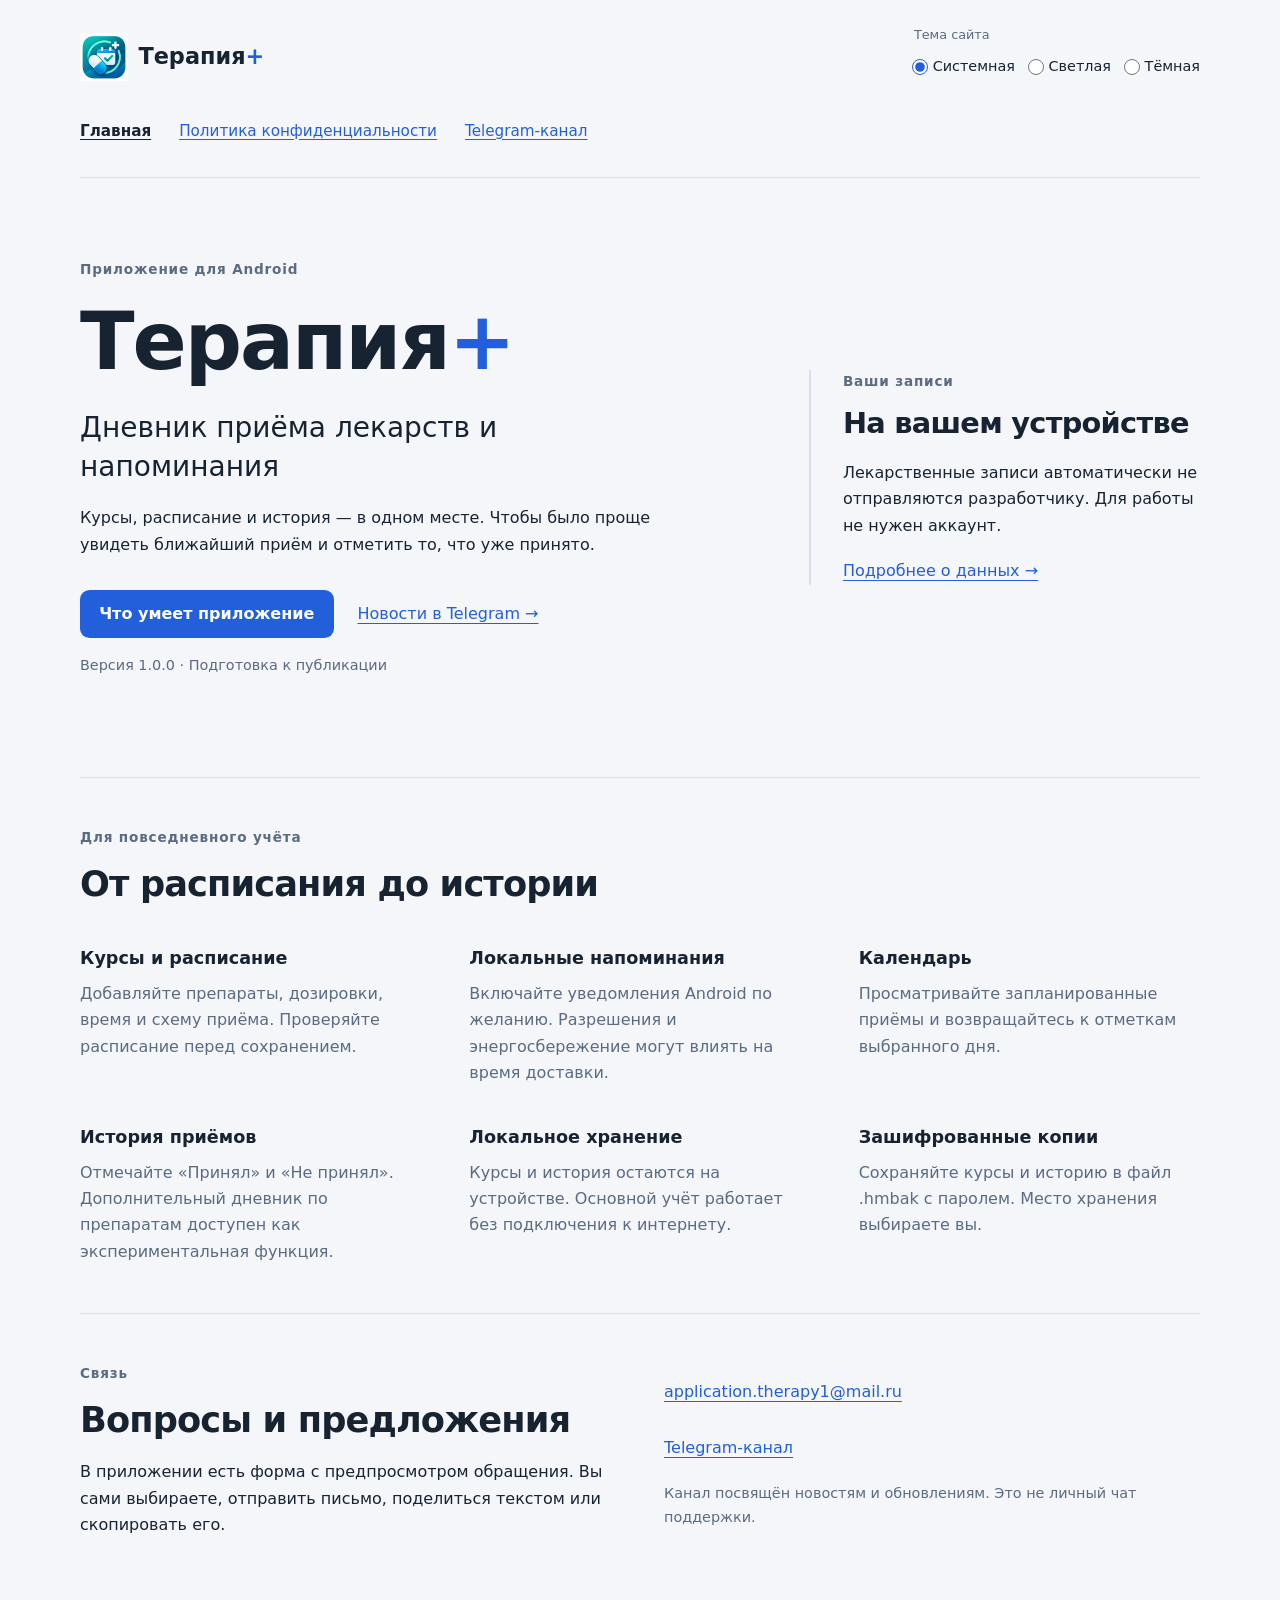
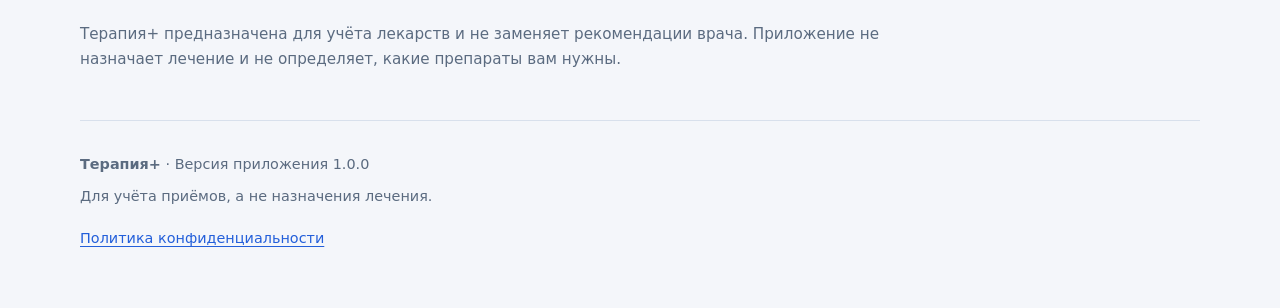
<file: index.html>
<!doctype html>
<html lang="ru">
<head>
  <meta charset="utf-8">
  <meta name="viewport" content="width=device-width, initial-scale=1">
  <meta name="description" content="Курсы, расписание, локальные напоминания и история приёмов. Терапия+ для Android.">
  <meta name="referrer" content="no-referrer">
  <meta name="color-scheme" content="light dark">
  <title>Терапия+ — дневник приёма лекарств</title>
  <link rel="icon" type="image/png" href="./assets/favicon.png">
  <link rel="stylesheet" href="./assets/styles.css">
</head>
<body>
  <a class="skip" href="#main">Перейти к содержимому</a>
  <header class="site-header wrap">
    <a class="brand" href="./" aria-label="Терапия+ — главная"><img src="./assets/favicon.png" width="48" height="48" alt=""><span>Терапия<span class="plus">+</span></span></a>
    <fieldset class="theme"><legend>Тема сайта</legend>
      <label><input id="theme-system" type="radio" name="theme" value="system" checked><span>Системная</span></label>
      <label><input id="theme-light" type="radio" name="theme" value="light"><span>Светлая</span></label>
      <label><input id="theme-dark" type="radio" name="theme" value="dark"><span>Тёмная</span></label>
    </fieldset>
    <nav aria-label="Главная навигация"><a href="./" aria-current="page">Главная</a><a href="./privacy/">Политика конфиденциальности</a><a href="https://t.me/+9D8aGX0nv0g4OTYy" rel="noreferrer">Telegram-канал</a></nav>
  </header>
  <main id="main" class="wrap" tabindex="-1">
    <section class="hero" aria-labelledby="intro">
      <div class="hero-copy"><p class="eyebrow">Приложение для Android</p><h1 id="intro">Терапия<span class="plus">+</span></h1>
      <p class="lead">Дневник приёма лекарств и напоминания</p>
      <p class="intro">Курсы, расписание и история — в одном месте. Чтобы было проще увидеть ближайший приём и отметить то, что уже принято.</p>
      <div class="actions"><a class="button" href="#features">Что умеет приложение</a><a class="text-link" href="https://t.me/+9D8aGX0nv0g4OTYy" rel="noreferrer">Новости в Telegram →</a></div>
      <p class="release-note">Версия 1.0.0 · Подготовка к публикации</p></div>
      <aside class="local-note"><p class="eyebrow">Ваши записи</p><h2>На вашем устройстве</h2><p>Лекарственные записи автоматически не отправляются разработчику. Для работы не нужен аккаунт.</p><a href="./privacy/">Подробнее о данных →</a></aside>
    </section>
    <section id="features" class="section" aria-labelledby="features-title"><p class="eyebrow">Для повседневного учёта</p><h2 id="features-title">От расписания до истории</h2>
      <dl class="features">
        <div><dt>Курсы и расписание</dt><dd>Добавляйте препараты, дозировки, время и схему приёма. Проверяйте расписание перед сохранением.</dd></div>
        <div><dt>Локальные напоминания</dt><dd>Включайте уведомления Android по желанию. Разрешения и энергосбережение могут влиять на время доставки.</dd></div>
        <div><dt>Календарь</dt><dd>Просматривайте запланированные приёмы и возвращайтесь к отметкам выбранного дня.</dd></div>
        <div><dt>История приёмов</dt><dd>Отмечайте «Принял» и «Не принял». Дополнительный дневник по препаратам доступен как экспериментальная функция.</dd></div>
        <div><dt>Локальное хранение</dt><dd>Курсы и история остаются на устройстве. Основной учёт работает без подключения к интернету.</dd></div>
        <div><dt>Зашифрованные копии</dt><dd>Сохраняйте курсы и историю в файл .hmbak с паролем. Место хранения выбираете вы.</dd></div>
      </dl>
    </section>
    <section class="section contact" aria-labelledby="contact-title"><div><p class="eyebrow">Связь</p><h2 id="contact-title">Вопросы и предложения</h2><p>В приложении есть форма с предпросмотром обращения. Вы сами выбираете, отправить письмо, поделиться текстом или скопировать его.</p></div><div class="contact-links"><a href="mailto:application.therapy1@mail.ru">application.therapy1@mail.ru</a><a href="https://t.me/+9D8aGX0nv0g4OTYy" rel="noreferrer">Telegram-канал</a><p class="muted small">Канал посвящён новостям и обновлениям. Это не личный чат поддержки.</p></div></section>
    <p class="medical-note">Терапия+ предназначена для учёта лекарств и не заменяет рекомендации врача. Приложение не назначает лечение и не определяет, какие препараты вам нужны.</p>
</main>
  <footer class="site-footer wrap"><p><strong>Терапия+</strong> <span class="muted">· Версия приложения 1.0.0</span></p><p>Для учёта приёмов, а не назначения лечения.</p><a href="./privacy/">Политика конфиденциальности</a></footer>
</body>
</html>
</file>
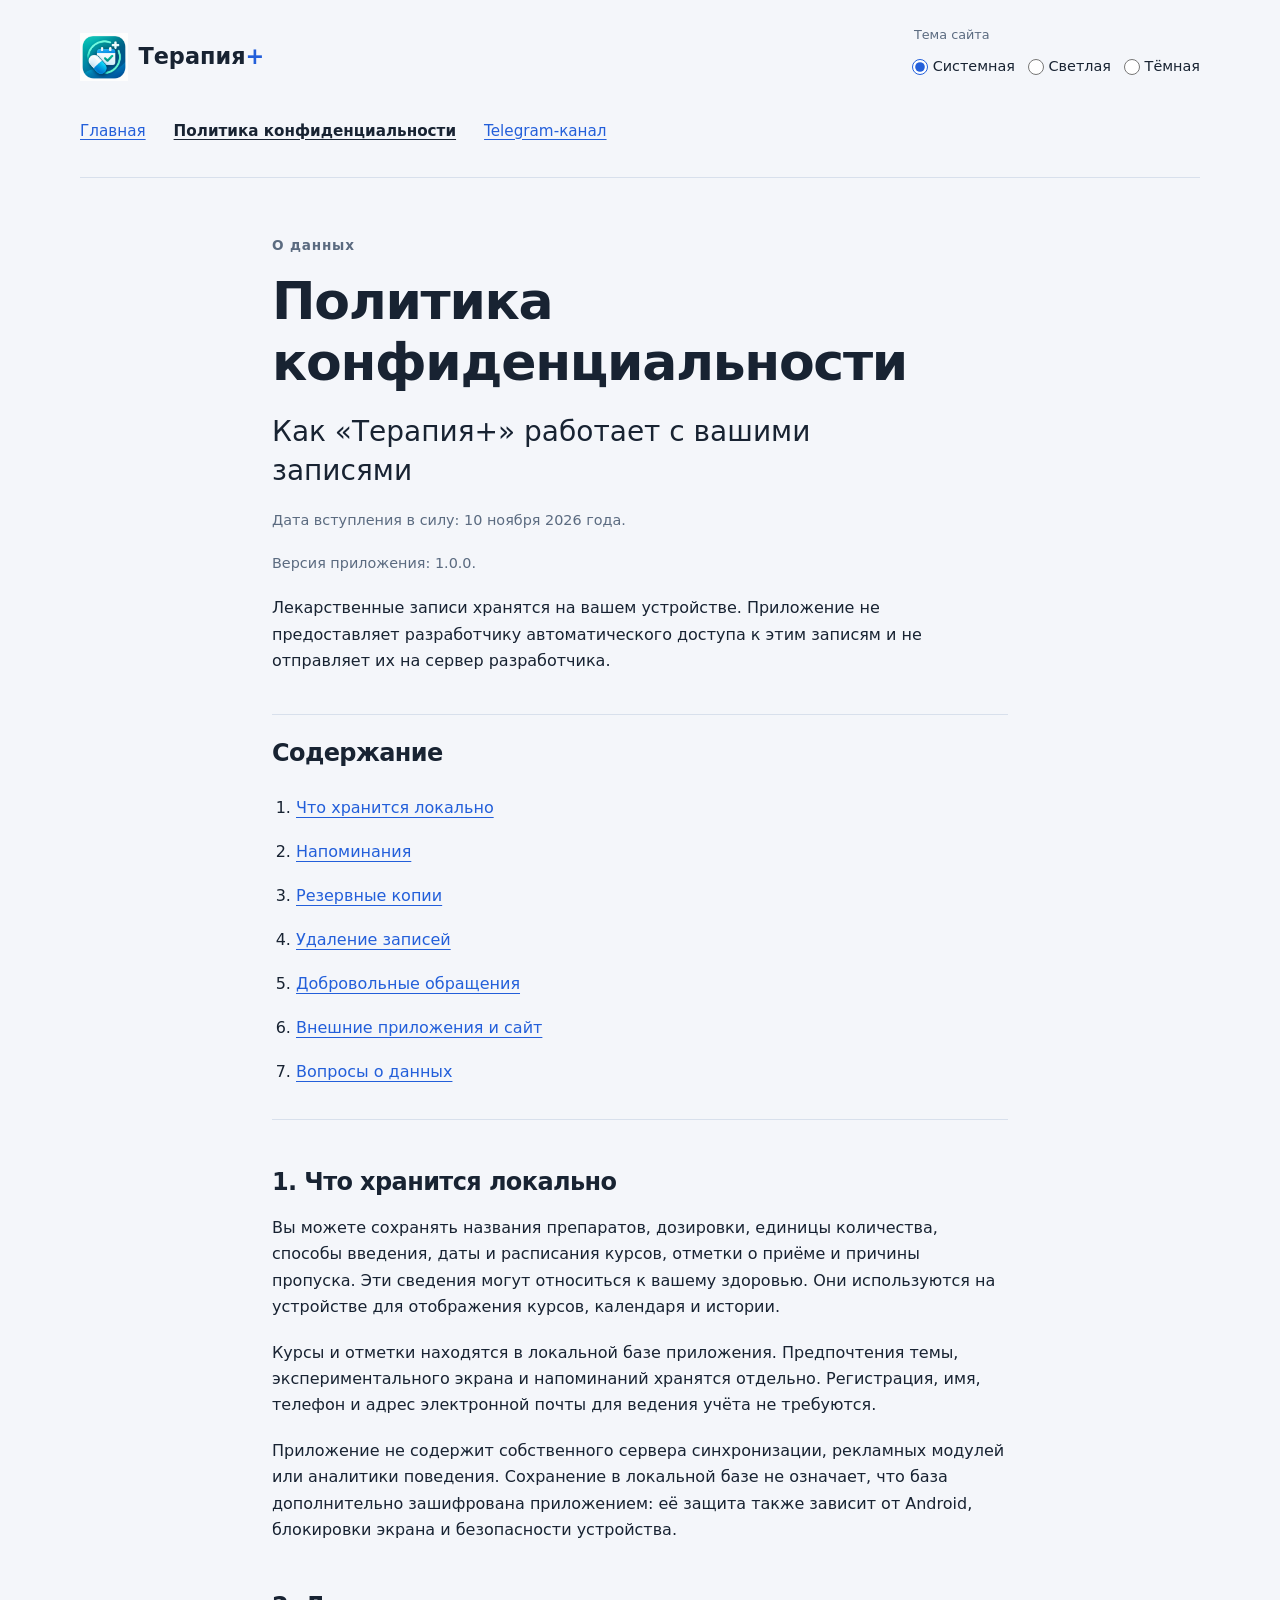
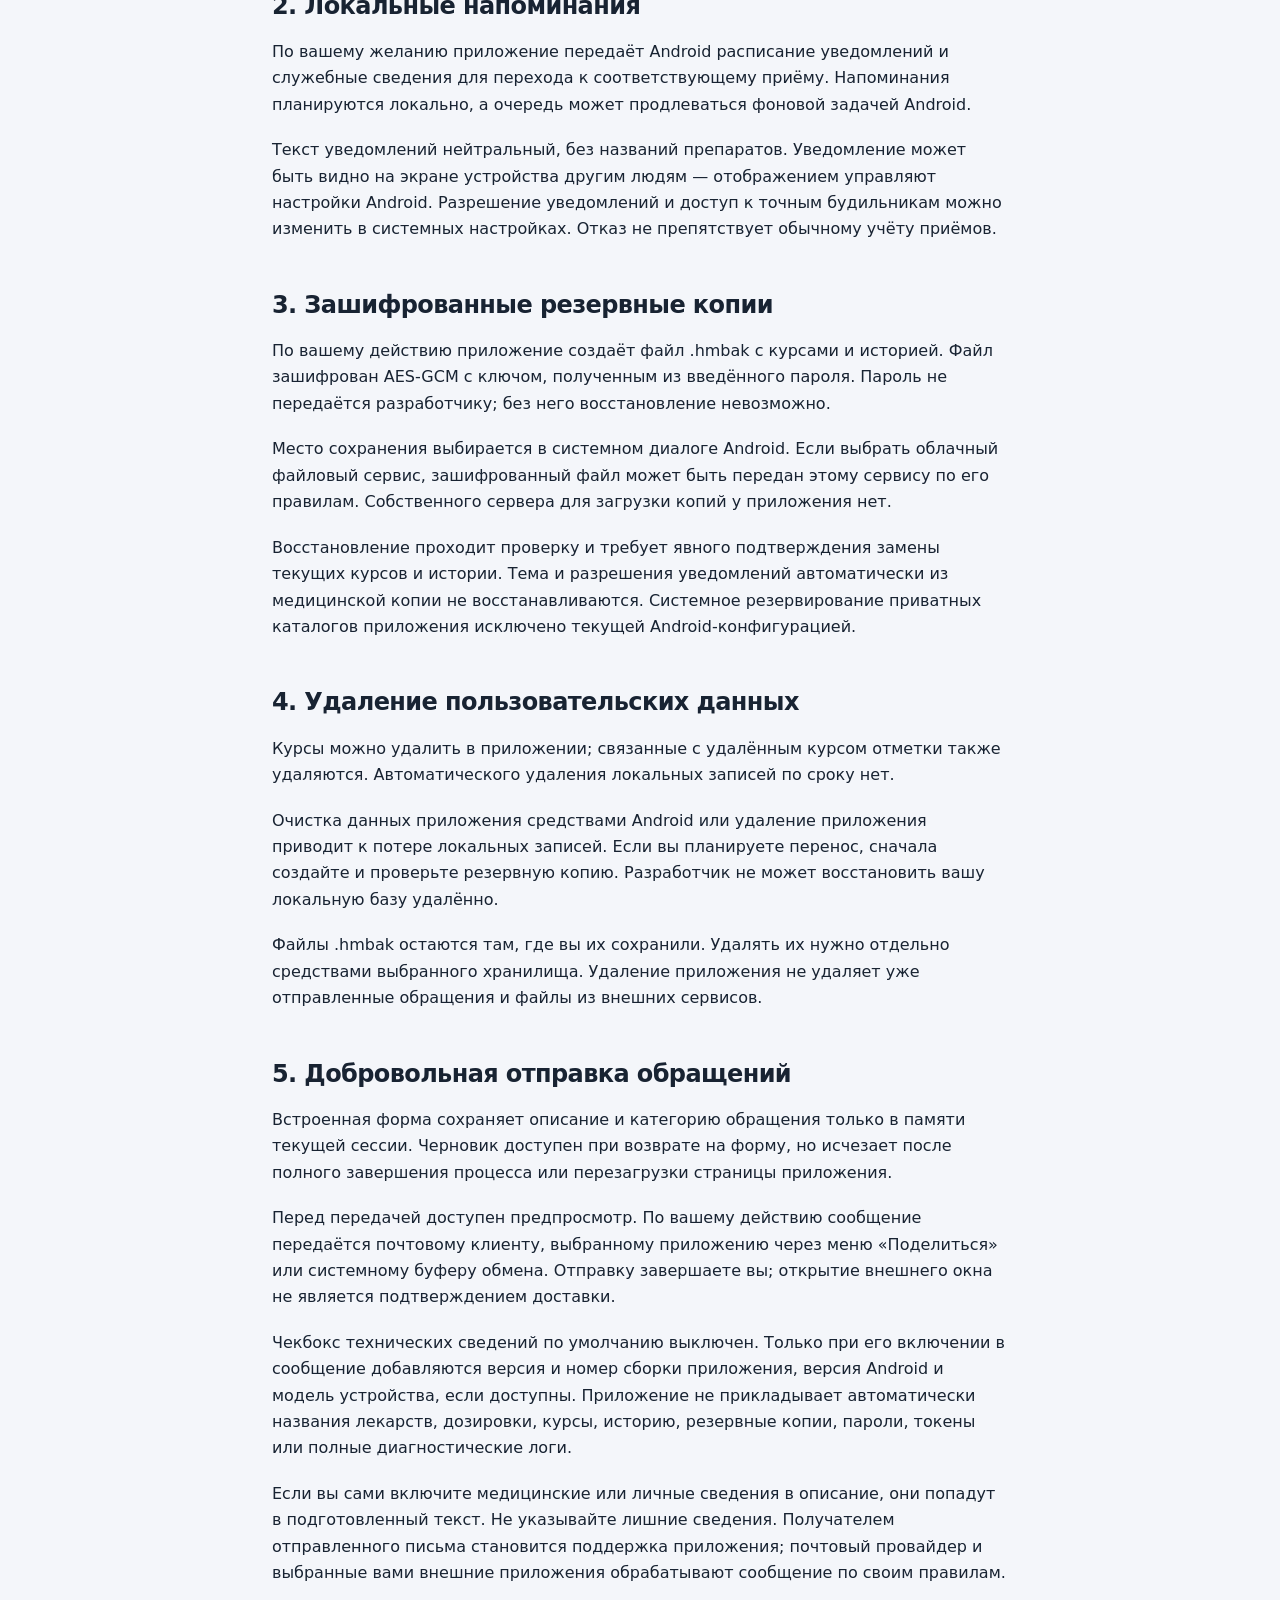
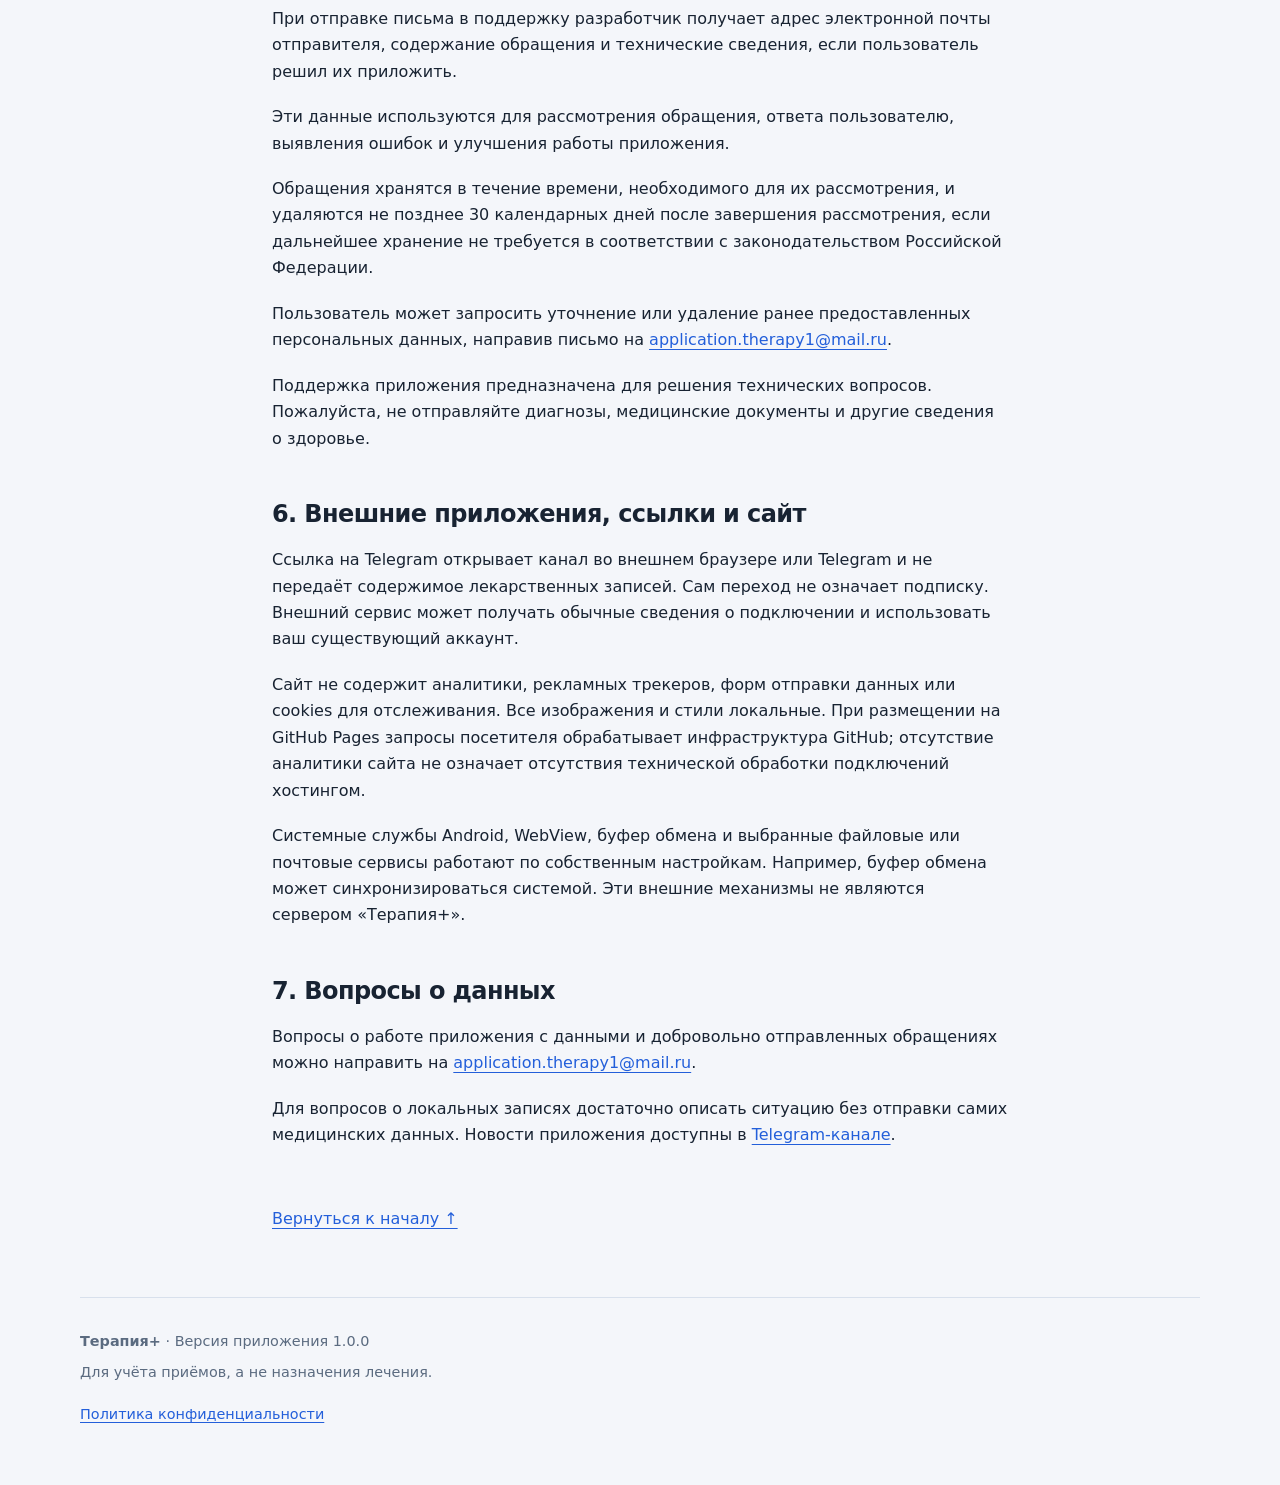
<file: privacy/index.html>
<!doctype html>
<html lang="ru">
<head>
  <meta charset="utf-8">
  <meta name="viewport" content="width=device-width, initial-scale=1">
  <meta name="description" content="Локальные записи, резервные копии, напоминания и добровольная обратная связь в Терапия+.">
  <meta name="referrer" content="no-referrer">
  <meta name="color-scheme" content="light dark">
  <title>Политика конфиденциальности — Терапия+</title>
  <link rel="icon" type="image/png" href="../assets/favicon.png">
  <link rel="stylesheet" href="../assets/styles.css">
</head>
<body>
  <a class="skip" href="#main">Перейти к содержимому</a>
  <header class="site-header wrap">
    <a class="brand" href="../" aria-label="Терапия+ — главная"><img src="../assets/favicon.png" width="48" height="48" alt=""><span>Терапия<span class="plus">+</span></span></a>
    <fieldset class="theme"><legend>Тема сайта</legend>
      <label><input id="theme-system" type="radio" name="theme" value="system" checked><span>Системная</span></label>
      <label><input id="theme-light" type="radio" name="theme" value="light"><span>Светлая</span></label>
      <label><input id="theme-dark" type="radio" name="theme" value="dark"><span>Тёмная</span></label>
    </fieldset>
    <nav aria-label="Главная навигация"><a href="../">Главная</a><a href="../privacy/" aria-current="page">Политика конфиденциальности</a><a href="https://t.me/+9D8aGX0nv0g4OTYy" rel="noreferrer">Telegram-канал</a></nav>
  </header>
  <main id="main" class="wrap" tabindex="-1">
    <article class="document">
      <p class="eyebrow">О данных</p><h1>Политика конфиденциальности</h1>
      <p class="lead">Как «Терапия+» работает с вашими записями</p>
      <p class="muted small">Дата вступления в силу: 10 ноября 2026 года.</p>
      <p class="muted small">Версия приложения: 1.0.0.</p>
      <p>Лекарственные записи хранятся на вашем устройстве. Приложение не предоставляет разработчику автоматического доступа к этим записям и не отправляет их на сервер разработчика.</p>
      <nav class="contents" aria-label="Содержание политики"><h2>Содержание</h2><ol><li><a href="#local">Что хранится локально</a></li><li><a href="#reminders">Напоминания</a></li><li><a href="#backups">Резервные копии</a></li><li><a href="#deletion">Удаление записей</a></li><li><a href="#feedback">Добровольные обращения</a></li><li><a href="#external">Внешние приложения и сайт</a></li><li><a href="#contact">Вопросы о данных</a></li></ol></nav>
      <section id="local"><h2>1. Что хранится локально</h2><p>Вы можете сохранять названия препаратов, дозировки, единицы количества, способы введения, даты и расписания курсов, отметки о приёме и причины пропуска. Эти сведения могут относиться к вашему здоровью. Они используются на устройстве для отображения курсов, календаря и истории.</p><p>Курсы и отметки находятся в локальной базе приложения. Предпочтения темы, экспериментального экрана и напоминаний хранятся отдельно. Регистрация, имя, телефон и адрес электронной почты для ведения учёта не требуются.</p><p>Приложение не содержит собственного сервера синхронизации, рекламных модулей или аналитики поведения. Сохранение в локальной базе не означает, что база дополнительно зашифрована приложением: её защита также зависит от Android, блокировки экрана и безопасности устройства.</p></section>
      <section id="reminders"><h2>2. Локальные напоминания</h2><p>По вашему желанию приложение передаёт Android расписание уведомлений и служебные сведения для перехода к соответствующему приёму. Напоминания планируются локально, а очередь может продлеваться фоновой задачей Android.</p><p>Текст уведомлений нейтральный, без названий препаратов. Уведомление может быть видно на экране устройства другим людям — отображением управляют настройки Android. Разрешение уведомлений и доступ к точным будильникам можно изменить в системных настройках. Отказ не препятствует обычному учёту приёмов.</p></section>
      <section id="backups"><h2>3. Зашифрованные резервные копии</h2><p>По вашему действию приложение создаёт файл .hmbak с курсами и историей. Файл зашифрован AES-GCM с ключом, полученным из введённого пароля. Пароль не передаётся разработчику; без него восстановление невозможно.</p><p>Место сохранения выбирается в системном диалоге Android. Если выбрать облачный файловый сервис, зашифрованный файл может быть передан этому сервису по его правилам. Собственного сервера для загрузки копий у приложения нет.</p><p>Восстановление проходит проверку и требует явного подтверждения замены текущих курсов и истории. Тема и разрешения уведомлений автоматически из медицинской копии не восстанавливаются. Системное резервирование приватных каталогов приложения исключено текущей Android-конфигурацией.</p></section>
      <section id="deletion"><h2>4. Удаление пользовательских данных</h2><p>Курсы можно удалить в приложении; связанные с удалённым курсом отметки также удаляются. Автоматического удаления локальных записей по сроку нет.</p><p>Очистка данных приложения средствами Android или удаление приложения приводит к потере локальных записей. Если вы планируете перенос, сначала создайте и проверьте резервную копию. Разработчик не может восстановить вашу локальную базу удалённо.</p><p>Файлы .hmbak остаются там, где вы их сохранили. Удалять их нужно отдельно средствами выбранного хранилища. Удаление приложения не удаляет уже отправленные обращения и файлы из внешних сервисов.</p></section>
      <section id="feedback"><h2>5. Добровольная отправка обращений</h2><p>Встроенная форма сохраняет описание и категорию обращения только в памяти текущей сессии. Черновик доступен при возврате на форму, но исчезает после полного завершения процесса или перезагрузки страницы приложения.</p><p>Перед передачей доступен предпросмотр. По вашему действию сообщение передаётся почтовому клиенту, выбранному приложению через меню «Поделиться» или системному буферу обмена. Отправку завершаете вы; открытие внешнего окна не является подтверждением доставки.</p><p>Чекбокс технических сведений по умолчанию выключен. Только при его включении в сообщение добавляются версия и номер сборки приложения, версия Android и модель устройства, если доступны. Приложение не прикладывает автоматически названия лекарств, дозировки, курсы, историю, резервные копии, пароли, токены или полные диагностические логи.</p><p>Если вы сами включите медицинские или личные сведения в описание, они попадут в подготовленный текст. Не указывайте лишние сведения. Получателем отправленного письма становится поддержка приложения; почтовый провайдер и выбранные вами внешние приложения обрабатывают сообщение по своим правилам.</p><p>При отправке письма в поддержку разработчик получает адрес электронной почты отправителя, содержание обращения и технические сведения, если пользователь решил их приложить.</p>
<p>Эти данные используются для рассмотрения обращения, ответа пользователю, выявления ошибок и улучшения работы приложения.</p>
<p>Обращения хранятся в течение времени, необходимого для их рассмотрения, и удаляются не позднее 30 календарных дней после завершения рассмотрения, если дальнейшее хранение не требуется в соответствии с законодательством Российской Федерации.</p>
<p>Пользователь может запросить уточнение или удаление ранее предоставленных персональных данных, направив письмо на <a href="mailto:application.therapy1@mail.ru">application.therapy1@mail.ru</a>.</p>
<p>Поддержка приложения предназначена для решения технических вопросов. Пожалуйста, не отправляйте диагнозы, медицинские документы и другие сведения о здоровье.</p></section>
      <section id="external"><h2>6. Внешние приложения, ссылки и сайт</h2><p>Ссылка на Telegram открывает канал во внешнем браузере или Telegram и не передаёт содержимое лекарственных записей. Сам переход не означает подписку. Внешний сервис может получать обычные сведения о подключении и использовать ваш существующий аккаунт.</p><p>Сайт не содержит аналитики, рекламных трекеров, форм отправки данных или cookies для отслеживания. Все изображения и стили локальные. При размещении на GitHub Pages запросы посетителя обрабатывает инфраструктура GitHub; отсутствие аналитики сайта не означает отсутствия технической обработки подключений хостингом.</p><p>Системные службы Android, WebView, буфер обмена и выбранные файловые или почтовые сервисы работают по собственным настройкам. Например, буфер обмена может синхронизироваться системой. Эти внешние механизмы не являются сервером «Терапия+».</p></section>
      <section id="contact"><h2>7. Вопросы о данных</h2><p>Вопросы о работе приложения с данными и добровольно отправленных обращениях можно направить на <a href="mailto:application.therapy1@mail.ru">application.therapy1@mail.ru</a>.</p><p>Для вопросов о локальных записях достаточно описать ситуацию без отправки самих медицинских данных. Новости приложения доступны в <a href="https://t.me/+9D8aGX0nv0g4OTYy" rel="noreferrer">Telegram-канале</a>.</p></section>
      <a class="text-link" href="#main">Вернуться к началу ↑</a>
    </article>
</main>
  <footer class="site-footer wrap"><p><strong>Терапия+</strong> <span class="muted">· Версия приложения 1.0.0</span></p><p>Для учёта приёмов, а не назначения лечения.</p><a href="../privacy/">Политика конфиденциальности</a></footer>
</body>
</html>
</file>
<file: assets/styles.css>
:root{color-scheme:light;--bg:#f4f6fa;--surface:#fff;--text:#182332;--muted:#5b6b80;--border:#d8e0ec;--accent:#235fda;--on-accent:#fff;--soft:#eaf0fb;font-family:system-ui,-apple-system,"Segoe UI",sans-serif;font-size:100%;line-height:1.65;background:var(--bg);color:var(--text)}
@media(prefers-color-scheme:dark){:root:not(:has(#theme-light:checked)){color-scheme:dark;--bg:#101319;--surface:#1a202a;--text:#edf2fa;--muted:#aab8ce;--border:#384458;--accent:#91b6ff;--on-accent:#102349;--soft:#252f3e}}
:root:has(#theme-dark:checked){color-scheme:dark;--bg:#101319;--surface:#1a202a;--text:#edf2fa;--muted:#aab8ce;--border:#384458;--accent:#91b6ff;--on-accent:#102349;--soft:#252f3e}
*{box-sizing:border-box}body{margin:0}.wrap{width:min(70rem,calc(100% - 3rem));margin-inline:auto}a{color:var(--accent);text-underline-offset:.22em;overflow-wrap:anywhere}a:hover{text-decoration-thickness:2px}a:focus-visible,input:focus-visible{outline:3px solid var(--accent);outline-offset:4px}p{margin:0 0 1.2rem}h1,h2,h3{line-height:1.17;letter-spacing:-.025em;text-wrap:balance;overflow-wrap:anywhere;margin:0 0 1.2rem}h1{font-size:clamp(2.6rem,7vw,5rem)}h2{font-size:clamp(1.65rem,3vw,2.2rem)}.plus{color:var(--accent)}.muted,.small,.release-note{color:var(--muted)}.small,.release-note{font-size:.9rem}.eyebrow{font-size:.85rem;font-weight:650;color:var(--muted);letter-spacing:.06em;margin-bottom:.9rem}.lead{font-size:clamp(1.25rem,2.5vw,1.75rem);line-height:1.4;max-width:35rem}.intro{max-width:36rem}.skip{position:absolute;left:1rem;top:-10rem;padding:.8rem;background:var(--surface);z-index:10}.skip:focus{top:1rem}.site-header{display:flex;flex-wrap:wrap;gap:1.25rem 2rem;justify-content:space-between;align-items:center;padding-block:1.5rem;border-bottom:1px solid var(--border)}.brand{display:flex;align-items:center;gap:.65rem;font-size:1.4rem;font-weight:700;text-decoration:none;color:var(--text)}.brand img{width:48px;height:48px;flex-shrink:0}.theme{padding:0;border:0;margin:0;display:flex;flex-wrap:wrap;gap:.25rem .8rem;min-width:0}.theme legend{font-size:.8rem;color:var(--muted)}.theme label{display:flex;align-items:center;gap:.3rem;min-height:44px;cursor:pointer;font-size:.9rem}.theme input{accent-color:var(--accent);width:1rem;height:1rem;margin:0}.site-header nav{flex-basis:100%;display:flex;flex-wrap:wrap;gap:.25rem 1.75rem}.site-header nav a{display:flex;align-items:center;min-height:44px;font-size:.95rem}.site-header [aria-current]{color:var(--text);font-weight:650}.hero{display:grid;grid-template-columns:minmax(0,1.7fr) minmax(0,1fr);gap:4rem;align-items:center;padding-block:5rem}.actions{display:flex;flex-wrap:wrap;gap:1rem 1.5rem;align-items:center;margin:2rem 0 1rem}.button{display:inline-flex;align-items:center;justify-content:center;min-height:48px;background:var(--accent);color:var(--on-accent);padding:.65rem 1.2rem;border-radius:.6rem;text-decoration:none;font-weight:650}.text-link{display:inline-flex;align-items:center;min-height:44px}.local-note{padding-left:2rem;border-left:2px solid var(--border)}.local-note h2{font-size:1.8rem}.section{padding-block:3rem;border-top:1px solid var(--border)}.features{display:grid;grid-template-columns:repeat(3,minmax(0,1fr));gap:2.25rem 3rem;margin:2.5rem 0 0}.features dt{font-size:1.1rem;font-weight:700;margin-bottom:.5rem;overflow-wrap:anywhere}.features dd{margin:0;color:var(--muted)}.contact{display:grid;grid-template-columns:minmax(0,1fr) minmax(0,1fr);gap:3rem}.contact-links{display:flex;flex-direction:column;align-items:flex-start;justify-content:center;gap:.7rem}.contact-links>a{padding-block:.5rem;min-height:44px}.medical-note{max-width:50rem;color:var(--muted);font-size:.95rem;margin-block:1rem 3rem}.site-footer{border-top:1px solid var(--border);padding-block:2rem 3rem;font-size:.9rem;color:var(--muted)}.site-footer p{margin-bottom:.5rem}.site-footer a{display:inline-flex;align-items:center;min-height:44px}.document{max-width:46rem;margin-inline:auto;padding-block:3.5rem}.document h1{font-size:clamp(2rem,5vw,3.25rem)}.document h2{font-size:1.5rem;margin-top:0}.document section{margin-block:3rem}.document ul,.document ol{padding-left:1.5rem}.document li{margin-bottom:.5rem}.review-note{background:var(--soft);border-left:3px solid var(--accent);padding:1rem;font-size:.95rem}.contents{border-block:1px solid var(--border);padding-block:1.5rem;margin-block:2.5rem}.contents a{display:inline-flex;align-items:center;min-height:44px}.contents ol{margin-bottom:0}.contents li{margin:0}
@media(max-width:54rem){.hero{grid-template-columns:1fr;gap:2rem;padding-block:3rem}.local-note{max-width:36rem}.features{grid-template-columns:repeat(2,minmax(0,1fr))}.contact{grid-template-columns:1fr;gap:1rem}}
@media(max-width:36rem){.wrap{width:calc(100% - 2rem)}.features{grid-template-columns:1fr;gap:1.75rem}.hero{padding-block:2.5rem}.site-header{padding-block:1rem;gap:1rem}.site-header nav{gap:.25rem 1.25rem}.local-note{padding-left:1rem}.section{padding-block:2rem}.document{padding-block:2.5rem}}
/* Long Russian words must reflow even with 200% text at 320 px. */
body{overflow-wrap:anywhere}.features>div,.hero>*,.contact>*{min-width:0}.brand{flex-wrap:wrap}
@media print{.theme,.site-header nav,.skip{display:none}.wrap{width:100%}.document{max-width:none}a{color:inherit}}
</file>
